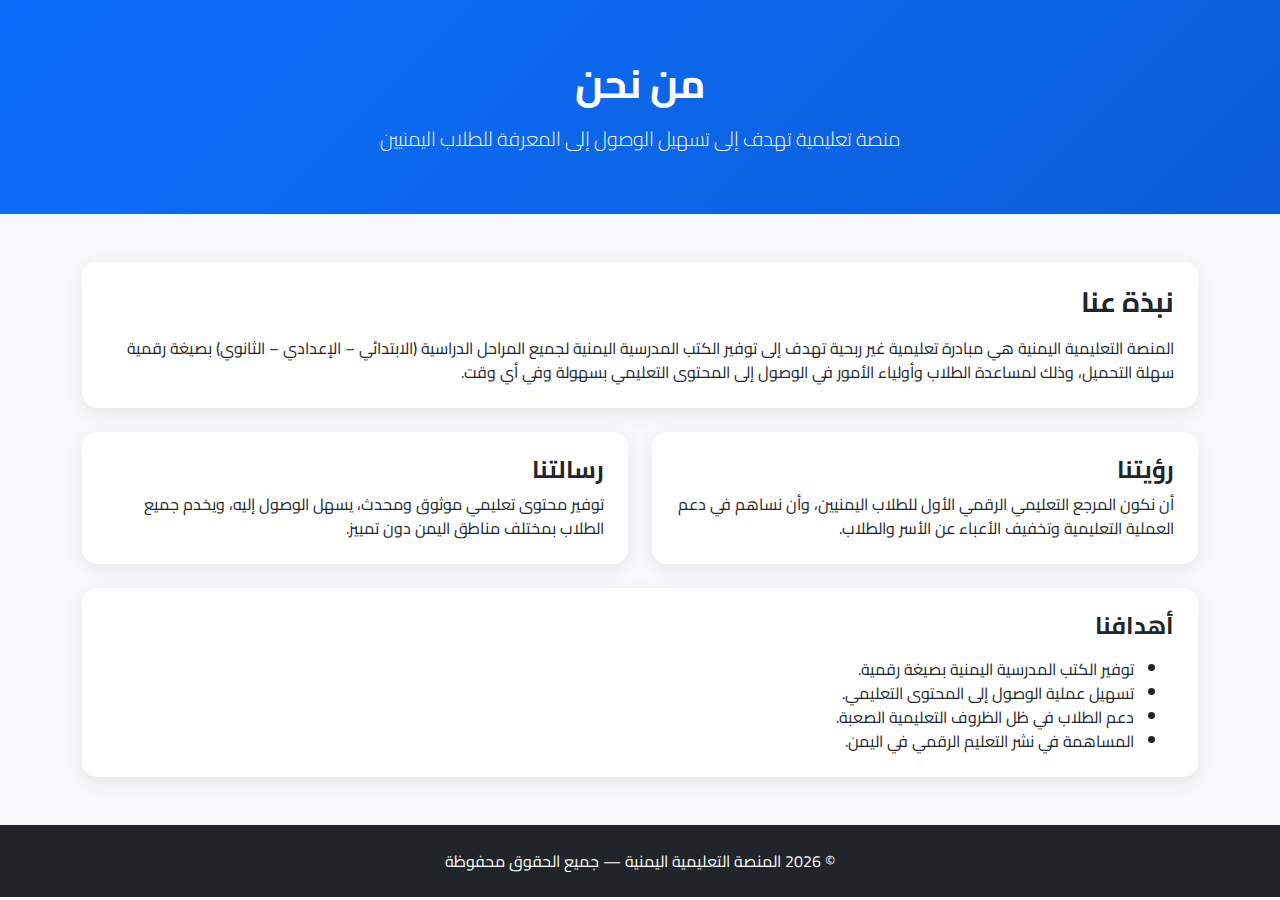
<file: about.html>
<!DOCTYPE html>
<html lang="ar" dir="rtl">
<head>
    <meta charset="UTF-8">
    <meta name="viewport" content="width=device-width, initial-scale=1.0">
    <title>من نحن | المنصة التعليمية اليمنية</title>

    <!-- Bootstrap -->
    <link href="https://cdn.jsdelivr.net/npm/bootstrap@5.3.0/dist/css/bootstrap.min.css" rel="stylesheet">

    <!-- Cairo Font -->
    <link href="https://fonts.googleapis.com/css2?family=Cairo:wght@400;600;700&display=swap" rel="stylesheet">

    <style>
        body {
            font-family: 'Cairo', sans-serif;
            background-color: #f8f9fa;
        }
        .about-hero {
            background: linear-gradient(135deg, #0d6efd, #0b5ed7);
            color: #fff;
            padding: 60px 0;
        }
        .about-card {
            border: none;
            border-radius: 15px;
            box-shadow: 0 5px 20px rgba(0,0,0,0.08);
        }
        .about-icon {
            font-size: 40px;
            color: #0d6efd;
        }
    </style>
</head>

<body>

    <!-- العنوان الرئيسي -->
    <section class="about-hero text-center">
        <div class="container">
            <h1 class="fw-bold mb-3">من نحن</h1>
            <p class="lead mb-0">
                منصة تعليمية تهدف إلى تسهيل الوصول إلى المعرفة للطلاب اليمنيين
            </p>
        </div>
    </section>

    <!-- المحتوى -->
    <section class="py-5">
        <div class="container">
            <div class="row g-4">

                <!-- من نحن -->
                <div class="col-md-12">
                    <div class="card about-card p-4">
                        <h3 class="fw-bold mb-3">نبذة عنا</h3>
                        <p class="mb-0">
                            المنصة التعليمية اليمنية هي مبادرة تعليمية غير ربحية تهدف إلى
                            توفير الكتب المدرسية اليمنية لجميع المراحل الدراسية
                            (الابتدائي – الإعدادي – الثانوي) بصيغة رقمية سهلة التحميل،
                            وذلك لمساعدة الطلاب وأولياء الأمور في الوصول إلى المحتوى
                            التعليمي بسهولة وفي أي وقت.
                        </p>
                    </div>
                </div>

                <!-- الرؤية -->
                <div class="col-md-6">
                    <div class="card about-card p-4 h-100">
                        <h4 class="fw-bold mb-2">رؤيتنا</h4>
                        <p class="mb-0">
                            أن نكون المرجع التعليمي الرقمي الأول للطلاب اليمنيين،
                            وأن نساهم في دعم العملية التعليمية وتخفيف الأعباء
                            عن الأسر والطلاب.
                        </p>
                    </div>
                </div>

                <!-- الرسالة -->
                <div class="col-md-6">
                    <div class="card about-card p-4 h-100">
                        <h4 class="fw-bold mb-2">رسالتنا</h4>
                        <p class="mb-0">
                            توفير محتوى تعليمي موثوق ومحدث، يسهل الوصول إليه،
                            ويخدم جميع الطلاب بمختلف مناطق اليمن دون تمييز.
                        </p>
                    </div>
                </div>

                <!-- الأهداف -->
                <div class="col-md-12">
                    <div class="card about-card p-4">
                        <h4 class="fw-bold mb-3">أهدافنا</h4>
                        <ul class="mb-0">
                            <li>توفير الكتب المدرسية اليمنية بصيغة رقمية.</li>
                            <li>تسهيل عملية الوصول إلى المحتوى التعليمي.</li>
                            <li>دعم الطلاب في ظل الظروف التعليمية الصعبة.</li>
                            <li>المساهمة في نشر التعليم الرقمي في اليمن.</li>
                        </ul>
                    </div>
                </div>

            </div>
        </div>
    </section>

    <!-- فوتر بسيط -->
    <footer class="bg-dark text-white py-4">
        <div class="container text-center">
            <p class="mb-0">
                © 2026 المنصة التعليمية اليمنية — جميع الحقوق محفوظة
            </p>
        </div>
    </footer>

    <!-- Scripts -->
    <script src="https://cdn.jsdelivr.net/npm/bootstrap@5.3.0/dist/js/bootstrap.bundle.min.js"></script>

</body>
</html>
</file>
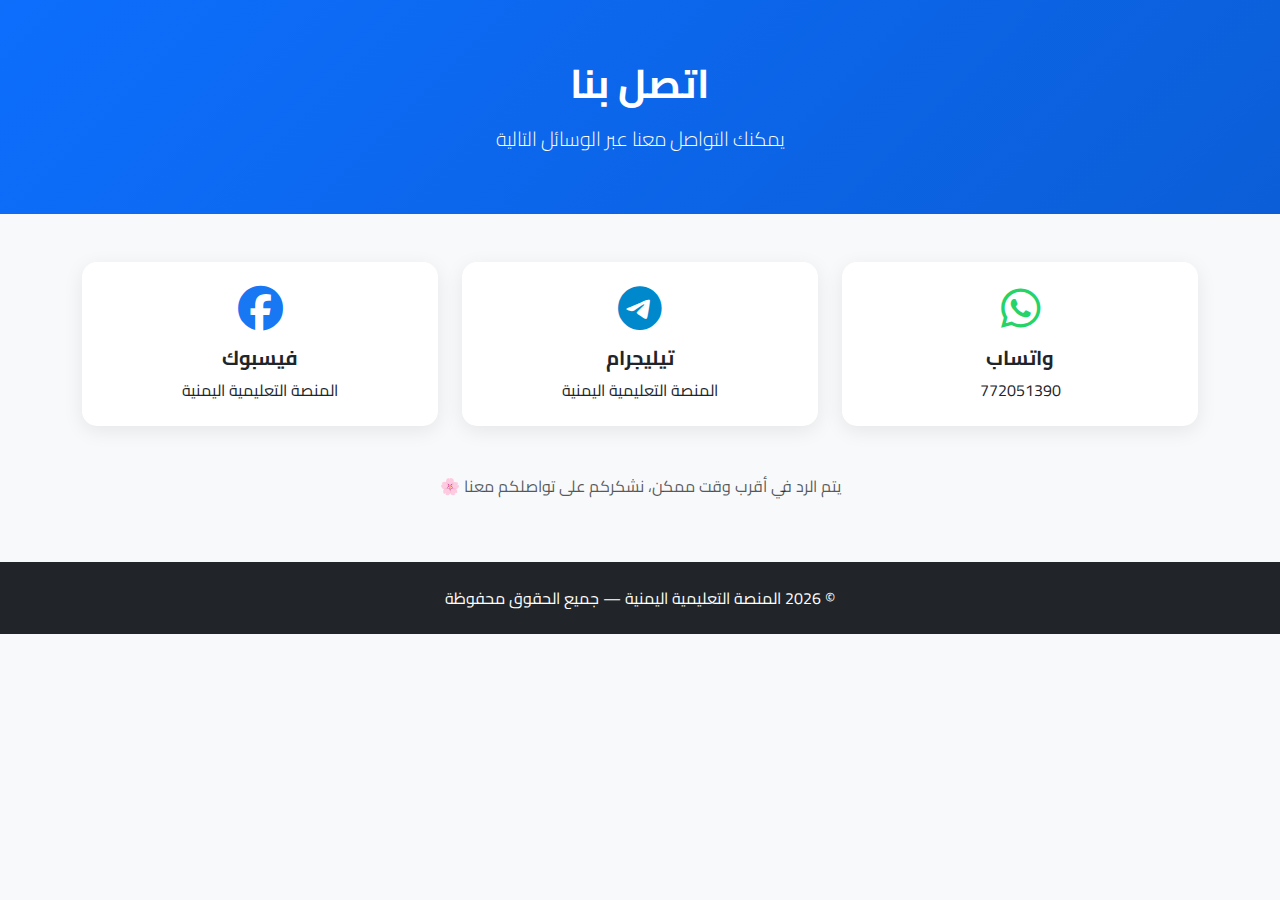
<file: contact.html>
<!DOCTYPE html>
<html lang="ar" dir="rtl">
<head>
    <meta charset="UTF-8">
    <meta name="viewport" content="width=device-width, initial-scale=1.0">
    <title>اتصل بنا | المنصة التعليمية اليمنية</title>

    <!-- Bootstrap -->
    <link href="https://cdn.jsdelivr.net/npm/bootstrap@5.3.0/dist/css/bootstrap.min.css" rel="stylesheet">

    <!-- Cairo Font -->
    <link href="https://fonts.googleapis.com/css2?family=Cairo:wght@400;600;700&display=swap" rel="stylesheet">

    <!-- Font Awesome -->
    <link href="https://cdnjs.cloudflare.com/ajax/libs/font-awesome/6.5.1/css/all.min.css" rel="stylesheet">

    <style>
        body {
            font-family: 'Cairo', sans-serif;
            background-color: #f8f9fa;
        }
        .contact-hero {
            background: linear-gradient(135deg, #0d6efd, #0b5ed7);
            color: #fff;
            padding: 60px 0;
        }
        .contact-card {
            border: none;
            border-radius: 15px;
            box-shadow: 0 5px 20px rgba(0,0,0,0.08);
            transition: 0.3s;
        }
        .contact-card:hover {
            transform: translateY(-6px);
        }
        .contact-icon {
            font-size: 45px;
            margin-bottom: 15px;
        }
        .whatsapp { color: #25D366; }
        .telegram { color: #0088cc; }
        .facebook { color: #1877f2; }
    </style>
</head>

<body>

<!-- العنوان -->
<section class="contact-hero text-center">
    <div class="container">
        <h1 class="fw-bold mb-3">اتصل بنا</h1>
        <p class="lead mb-0">
            يمكنك التواصل معنا عبر الوسائل التالية
        </p>
    </div>
</section>

<!-- وسائل التواصل -->
<section class="py-5">
    <div class="container">
        <div class="row g-4 justify-content-center">

            <!-- واتساب -->
            <div class="col-md-4">
                <a href="https://wa.me/967772051390" target="_blank" class="text-decoration-none">
                    <div class="card contact-card text-center p-4 h-100">
                        <i class="fab fa-whatsapp contact-icon whatsapp"></i>
                        <h5 class="fw-bold">واتساب</h5>
                        <p class="mb-0">772051390</p>
                    </div>
                </a>
            </div>

            <!-- تيليجرام -->
            <div class="col-md-4">
                <!-- غيّر اسم المستخدم فقط إذا لزم -->
                <a href="https://t.me/+CyFmf-j-WG820GQ0" target="_blank" class="text-decoration-none">
                    <div class="card contact-card text-center p-4 h-100">
                        <i class="fab fa-telegram contact-icon telegram"></i>
                        <h5 class="fw-bold">تيليجرام</h5>
                        <p class="mb-0">المنصة التعليمية اليمنية</p>
                    </div>
                </a>
            </div>

            <!-- فيسبوك -->
            <div class="col-md-4">
                <a href="https://facebook.com/" target="_blank" class="text-decoration-none">
                    <div class="card contact-card text-center p-4 h-100">
                        <i class="fab fa-facebook contact-icon facebook"></i>
                        <h5 class="fw-bold">فيسبوك</h5>
                        <p class="mb-0">المنصة التعليمية اليمنية</p>
                    </div>
                </a>
            </div>

        </div>
    </div>
</section>

<!-- ملاحظة -->
<section class="pb-5">
    <div class="container text-center">
        <p class="text-muted">
            يتم الرد في أقرب وقت ممكن، نشكركم على تواصلكم معنا 🌸
        </p>
    </div>
</section>

<!-- الفوتر -->
<footer class="bg-dark text-white py-4">
    <div class="container text-center">
        <p class="mb-0">
            © 2026 المنصة التعليمية اليمنية — جميع الحقوق محفوظة
        </p>
    </div>
</footer>

<!-- Scripts -->
<script src="https://cdn.jsdelivr.net/npm/bootstrap@5.3.0/dist/js/bootstrap.bundle.min.js"></script>

</body>
</html>
</file>
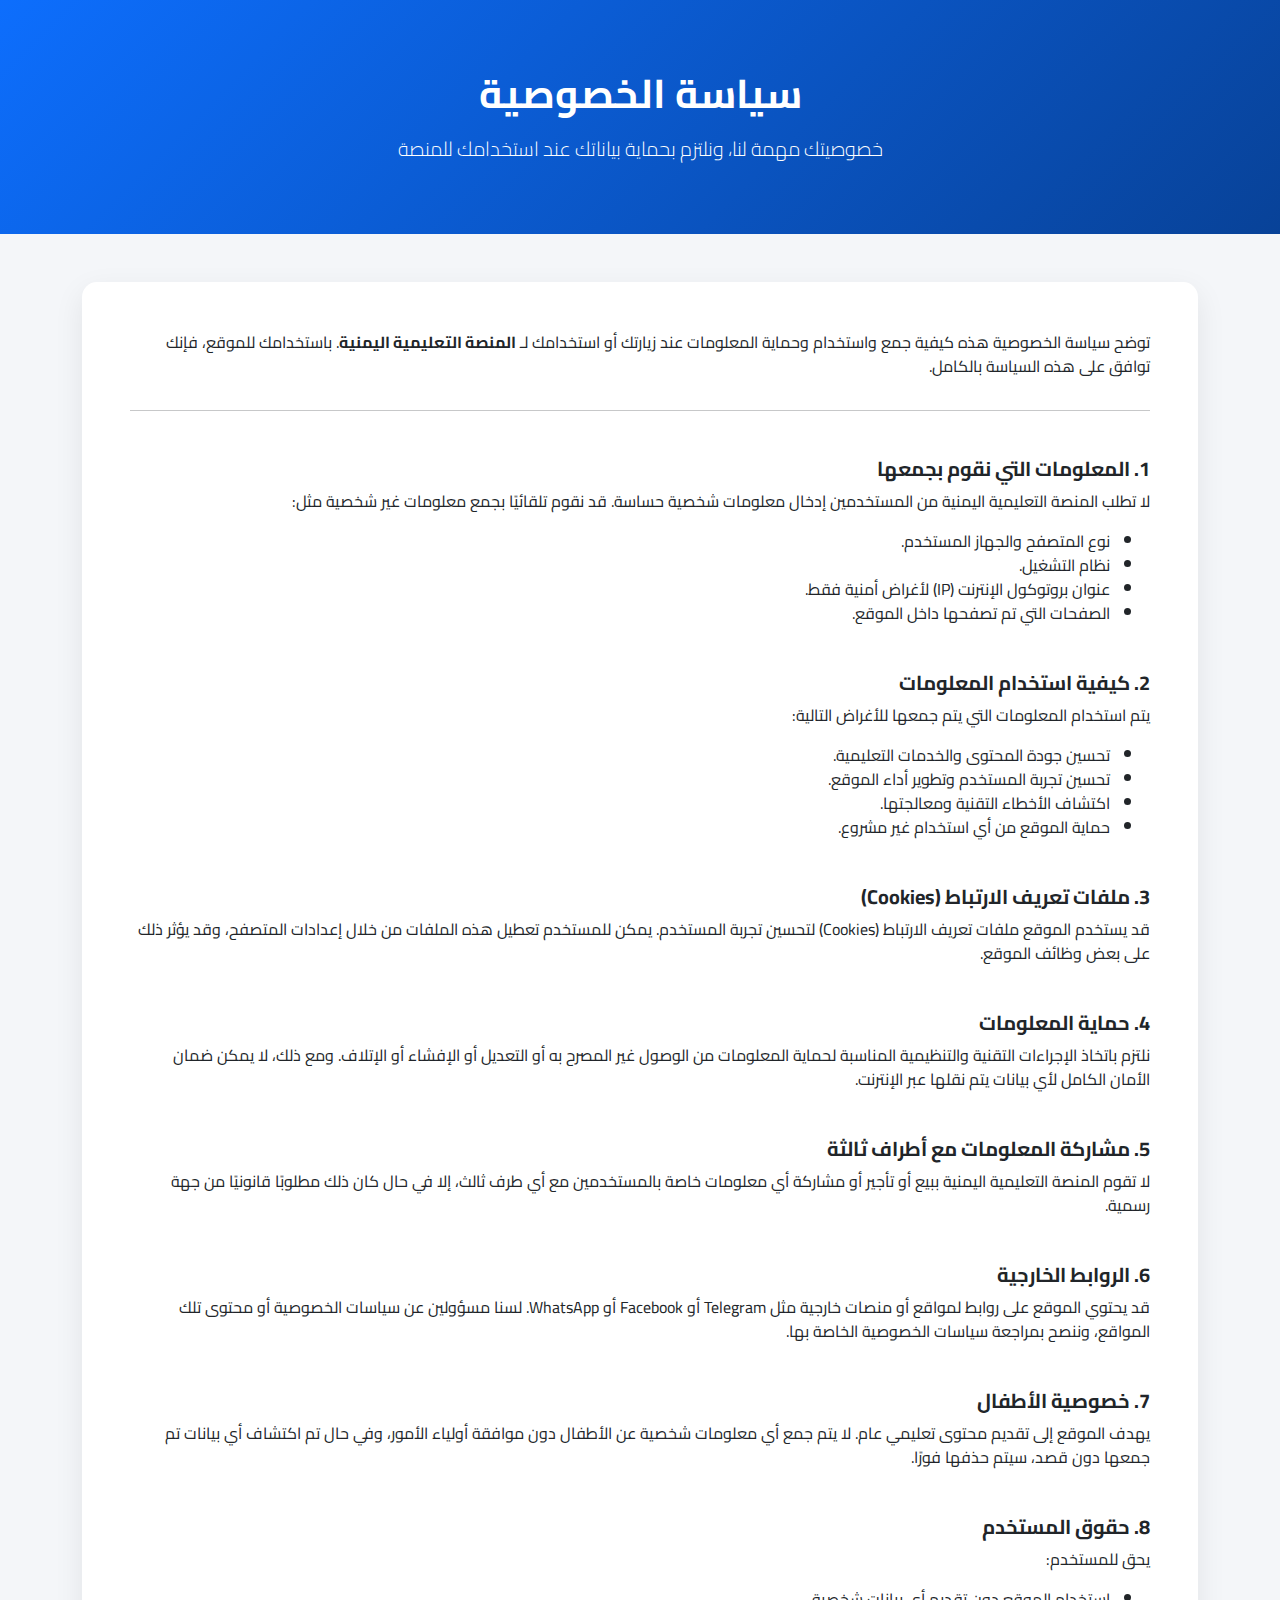
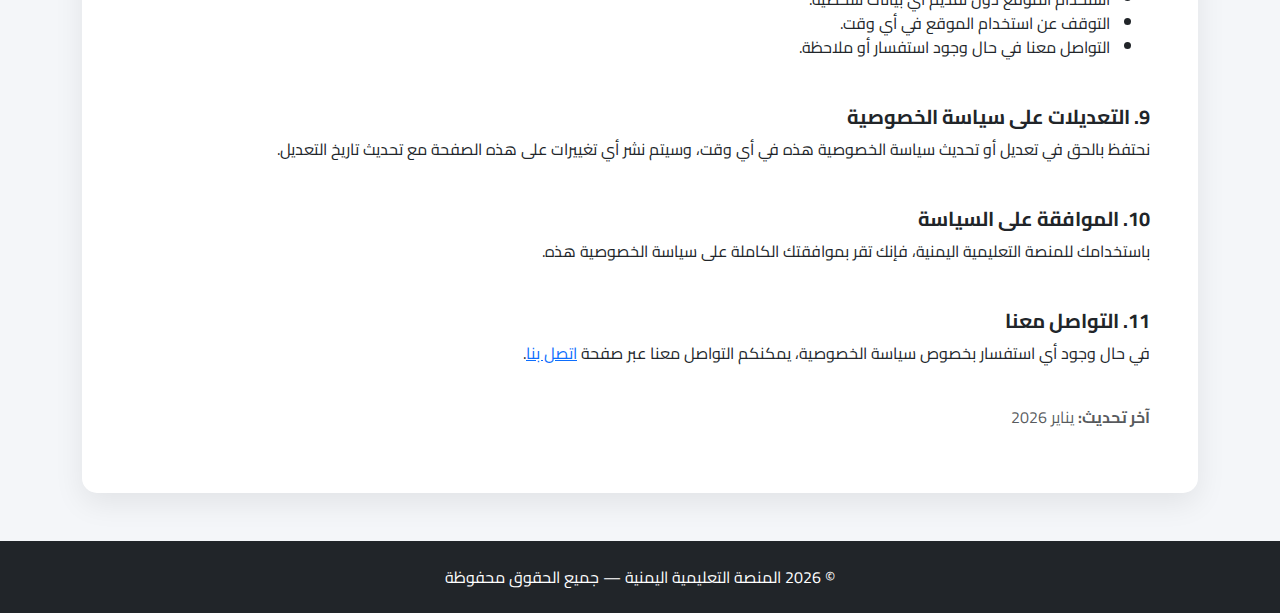
<file: privacy.html>
<!DOCTYPE html>
<html lang="ar" dir="rtl">
<head>
    <meta charset="UTF-8">
    <meta name="viewport" content="width=device-width, initial-scale=1.0">
    <title>سياسة الخصوصية | المنصة التعليمية اليمنية</title>

    <!-- Bootstrap -->
    <link href="https://cdn.jsdelivr.net/npm/bootstrap@5.3.0/dist/css/bootstrap.min.css" rel="stylesheet">

    <!-- Cairo Font -->
    <link href="https://fonts.googleapis.com/css2?family=Cairo:wght@400;600;700&display=swap" rel="stylesheet">

    <style>
        body {
            font-family: 'Cairo', sans-serif;
            background-color: #f4f6f9;
        }
        .privacy-hero {
            background: linear-gradient(135deg, #0d6efd, #084298);
            color: #fff;
            padding: 70px 0;
        }
        .privacy-card {
            border: none;
            border-radius: 15px;
            box-shadow: 0 10px 30px rgba(0,0,0,0.08);
        }
        h5 {
            margin-top: 30px;
        }
    </style>
</head>

<body>

<!-- العنوان -->
<section class="privacy-hero text-center">
    <div class="container">
        <h1 class="fw-bold mb-3">سياسة الخصوصية</h1>
        <p class="lead mb-0">
            خصوصيتك مهمة لنا، ونلتزم بحماية بياناتك عند استخدامك للمنصة
        </p>
    </div>
</section>

<!-- المحتوى -->
<section class="py-5">
    <div class="container">
        <div class="card privacy-card p-4 p-md-5">

            <p>
                توضح سياسة الخصوصية هذه كيفية جمع واستخدام وحماية المعلومات
                عند زيارتك أو استخدامك لـ <strong>المنصة التعليمية اليمنية</strong>.
                باستخدامك للموقع، فإنك توافق على هذه السياسة بالكامل.
            </p>

            <hr>

            <h5 class="fw-bold">1. المعلومات التي نقوم بجمعها</h5>
            <p>
                لا تطلب المنصة التعليمية اليمنية من المستخدمين إدخال معلومات شخصية حساسة.
                قد نقوم تلقائيًا بجمع معلومات غير شخصية مثل:
            </p>
            <ul>
                <li>نوع المتصفح والجهاز المستخدم.</li>
                <li>نظام التشغيل.</li>
                <li>عنوان بروتوكول الإنترنت (IP) لأغراض أمنية فقط.</li>
                <li>الصفحات التي تم تصفحها داخل الموقع.</li>
            </ul>

            <h5 class="fw-bold">2. كيفية استخدام المعلومات</h5>
            <p>
                يتم استخدام المعلومات التي يتم جمعها للأغراض التالية:
            </p>
            <ul>
                <li>تحسين جودة المحتوى والخدمات التعليمية.</li>
                <li>تحسين تجربة المستخدم وتطوير أداء الموقع.</li>
                <li>اكتشاف الأخطاء التقنية ومعالجتها.</li>
                <li>حماية الموقع من أي استخدام غير مشروع.</li>
            </ul>

            <h5 class="fw-bold">3. ملفات تعريف الارتباط (Cookies)</h5>
            <p>
                قد يستخدم الموقع ملفات تعريف الارتباط (Cookies) لتحسين تجربة المستخدم.
                يمكن للمستخدم تعطيل هذه الملفات من خلال إعدادات المتصفح،
                وقد يؤثر ذلك على بعض وظائف الموقع.
            </p>

            <h5 class="fw-bold">4. حماية المعلومات</h5>
            <p>
                نلتزم باتخاذ الإجراءات التقنية والتنظيمية المناسبة
                لحماية المعلومات من الوصول غير المصرح به أو التعديل أو الإفشاء أو الإتلاف.
                ومع ذلك، لا يمكن ضمان الأمان الكامل لأي بيانات يتم نقلها عبر الإنترنت.
            </p>

            <h5 class="fw-bold">5. مشاركة المعلومات مع أطراف ثالثة</h5>
            <p>
                لا تقوم المنصة التعليمية اليمنية ببيع أو تأجير أو مشاركة
                أي معلومات خاصة بالمستخدمين مع أي طرف ثالث،
                إلا في حال كان ذلك مطلوبًا قانونيًا من جهة رسمية.
            </p>

            <h5 class="fw-bold">6. الروابط الخارجية</h5>
            <p>
                قد يحتوي الموقع على روابط لمواقع أو منصات خارجية
                مثل Telegram أو Facebook أو WhatsApp.
                لسنا مسؤولين عن سياسات الخصوصية أو محتوى تلك المواقع،
                وننصح بمراجعة سياسات الخصوصية الخاصة بها.
            </p>

            <h5 class="fw-bold">7. خصوصية الأطفال</h5>
            <p>
                يهدف الموقع إلى تقديم محتوى تعليمي عام.
                لا يتم جمع أي معلومات شخصية عن الأطفال دون موافقة أولياء الأمور،
                وفي حال تم اكتشاف أي بيانات تم جمعها دون قصد،
                سيتم حذفها فورًا.
            </p>

            <h5 class="fw-bold">8. حقوق المستخدم</h5>
            <p>
                يحق للمستخدم:
            </p>
            <ul>
                <li>استخدام الموقع دون تقديم أي بيانات شخصية.</li>
                <li>التوقف عن استخدام الموقع في أي وقت.</li>
                <li>التواصل معنا في حال وجود استفسار أو ملاحظة.</li>
            </ul>

            <h5 class="fw-bold">9. التعديلات على سياسة الخصوصية</h5>
            <p>
                نحتفظ بالحق في تعديل أو تحديث سياسة الخصوصية هذه في أي وقت،
                وسيتم نشر أي تغييرات على هذه الصفحة مع تحديث تاريخ التعديل.
            </p>

            <h5 class="fw-bold">10. الموافقة على السياسة</h5>
            <p>
                باستخدامك للمنصة التعليمية اليمنية،
                فإنك تقر بموافقتك الكاملة على سياسة الخصوصية هذه.
            </p>

            <h5 class="fw-bold">11. التواصل معنا</h5>
            <p>
                في حال وجود أي استفسار بخصوص سياسة الخصوصية،
                يمكنكم التواصل معنا عبر صفحة
                <a href="contact.html">اتصل بنا</a>.
            </p>

            <p class="text-muted mt-4">
                <strong>آخر تحديث:</strong> يناير 2026
            </p>

        </div>
    </div>
</section>

<!-- الفوتر -->
<footer class="bg-dark text-white py-4">
    <div class="container text-center">
        <p class="mb-0">
            © 2026 المنصة التعليمية اليمنية — جميع الحقوق محفوظة
        </p>
    </div>
</footer>

<!-- Scripts -->
<script src="https://cdn.jsdelivr.net/npm/bootstrap@5.3.0/dist/js/bootstrap.bundle.min.js"></script>

</body>
</html>
</file>
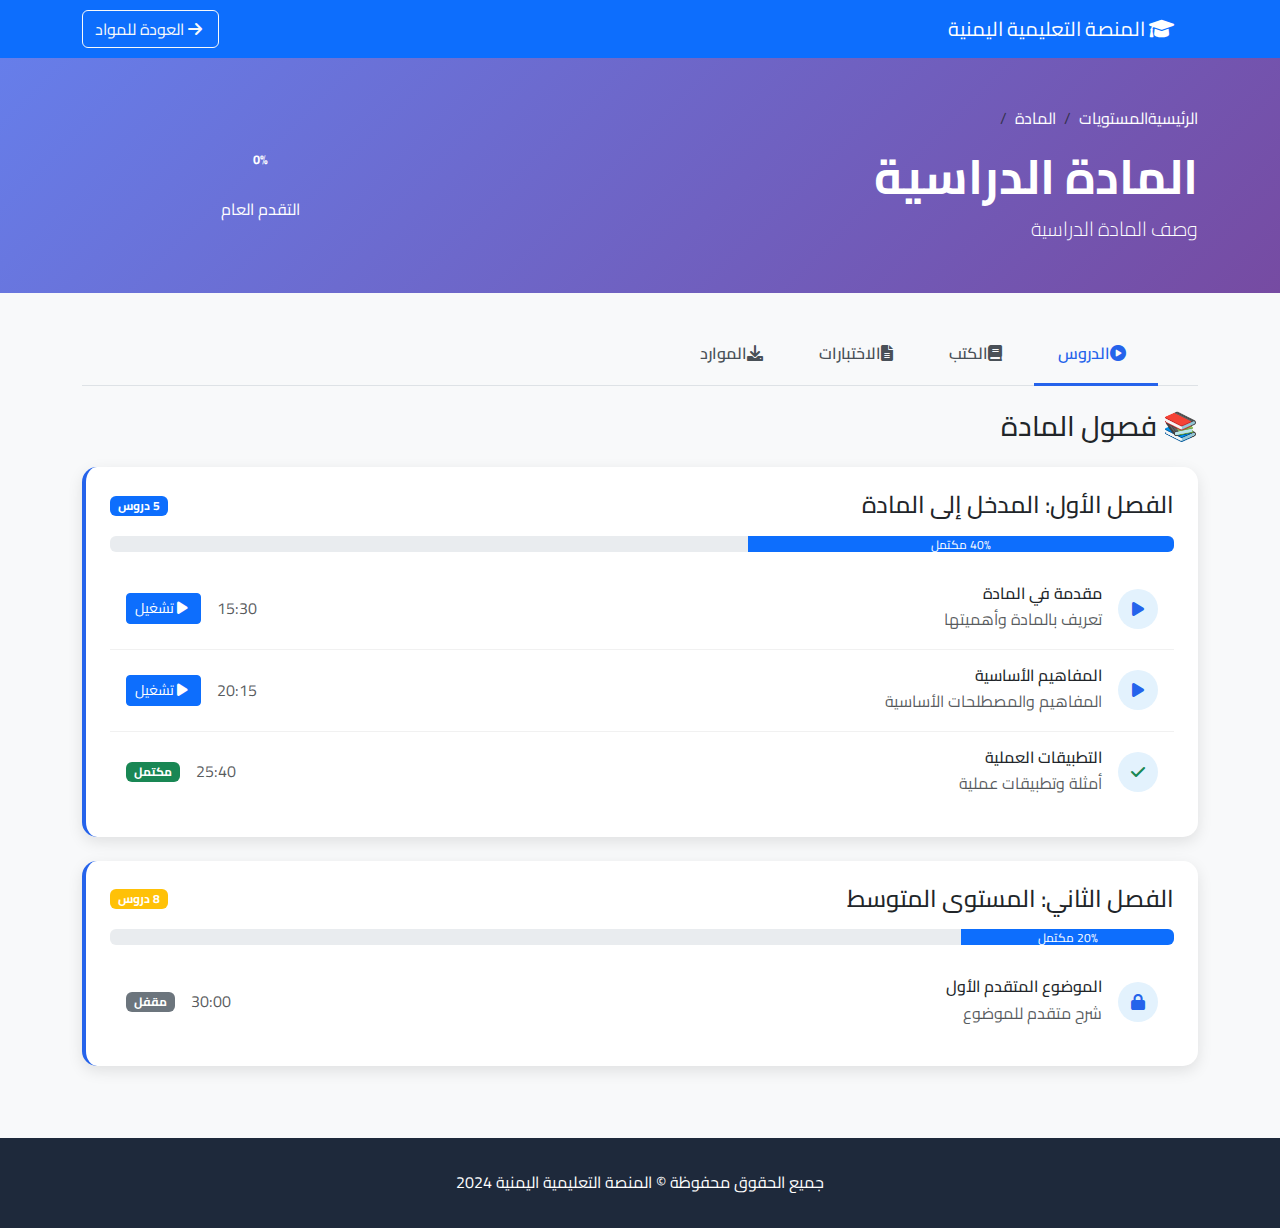
<file: subject.html>
<!DOCTYPE html>
<html lang="ar" dir="rtl">
<head>
    <meta charset="UTF-8">
    <meta name="viewport" content="width=device-width, initial-scale=1.0">
    <title>المادة الدراسية - المنصة التعليمية اليمنية</title>
    <link href="https://cdn.jsdelivr.net/npm/bootstrap@5.3.0/dist/css/bootstrap.min.css" rel="stylesheet">
    <link href="https://fonts.googleapis.com/css2?family=Cairo:wght@400;600;700&display=swap" rel="stylesheet">
    <link rel="stylesheet" href="https://cdnjs.cloudflare.com/ajax/libs/font-awesome/6.0.0/css/all.min.css">
    <style>
        :root {
            --primary-color: #2563eb;
            --secondary-color: #764ba2;
            --success-color: #10b981;
            --warning-color: #f59e0b;
        }
        
        body {
            font-family: 'Cairo', sans-serif;
            background-color: #f8f9fa;
            line-height: 1.6;
        }
        
        .subject-header {
            background: linear-gradient(135deg, #667eea 0%, #764ba2 100%);
            color: white;
            padding: 3rem 0;
            margin-bottom: 2rem;
        }
        
        .chapter-card {
            background: white;
            border-radius: 15px;
            padding: 1.5rem;
            box-shadow: 0 5px 15px rgba(0,0,0,0.1);
            margin-bottom: 1.5rem;
            transition: all 0.3s ease;
            border-left: 4px solid #2563eb;
        }
        
        .chapter-card:hover {
            transform: translateY(-5px);
            box-shadow: 0 10px 25px rgba(0,0,0,0.15);
        }
        
        .lesson-item {
            display: flex;
            align-items: center;
            padding: 1rem;
            border-bottom: 1px solid #f1f1f1;
            transition: all 0.3s ease;
        }
        
        .lesson-item:hover {
            background: #f8f9fa;
            border-radius: 10px;
        }
        
        .lesson-item:last-child {
            border-bottom: none;
        }
        
        .lesson-icon {
            width: 40px;
            height: 40px;
            border-radius: 50%;
            background: #e3f2fd;
            display: flex;
            align-items: center;
            justify-content: center;
            margin-left: 1rem;
            color: #2563eb;
        }
        
        .progress-small {
            width: 80px;
            height: 6px;
            background: #e9ecef;
            border-radius: 3px;
            overflow: hidden;
        }
        
        .progress-small .progress-bar {
            background: #2563eb;
            height: 100%;
        }
        
        .resource-card {
            background: white;
            border-radius: 10px;
            padding: 1.5rem;
            box-shadow: 0 3px 10px rgba(0,0,0,0.1);
            text-align: center;
            transition: all 0.3s ease;
            height: 100%;
        }
        
        .resource-card:hover {
            transform: translateY(-3px);
            box-shadow: 0 5px 15px rgba(0,0,0,0.15);
        }
        
        .resource-icon {
            width: 60px;
            height: 60px;
            background: linear-gradient(135deg, #667eea 0%, #764ba2 100%);
            border-radius: 50%;
            display: flex;
            align-items: center;
            justify-content: center;
            margin: 0 auto 1rem;
            color: white;
            font-size: 1.5rem;
        }
        
        .nav-tabs .nav-link {
            color: #495057;
            font-weight: 600;
            border: none;
            padding: 1rem 1.5rem;
        }
        
        .nav-tabs .nav-link.active {
            background: none;
            border: none;
            border-bottom: 3px solid #2563eb;
            color: #2563eb;
        }
        
        .book-card {
            transition: all 0.3s ease;
            border: none;
            border-radius: 15px;
            overflow: hidden;
            box-shadow: 0 5px 15px rgba(0,0,0,0.1);
            height: 100%;
        }
        
        .book-card:hover {
            transform: translateY(-5px);
            box-shadow: 0 10px 25px rgba(0,0,0,0.15);
        }
        
        .book-cover {
            height: 120px;
            background: linear-gradient(135deg, #667eea 0%, #764ba2 100%);
            display: flex;
            align-items: center;
            justify-content: center;
            color: white;
            font-size: 3rem;
        }
        
        .book-badge {
            position: absolute;
            top: 10px;
            left: 10px;
            background: #10b981;
            color: white;
            padding: 0.25rem 0.5rem;
            border-radius: 5px;
            font-size: 0.8rem;
        }
        
        .book-stats {
            display: flex;
            justify-content: space-between;
            margin-top: 1rem;
            padding-top: 1rem;
            border-top: 1px solid #e9ecef;
        }
        
        .stat {
            text-align: center;
        }
        
        .stat-value {
            font-weight: bold;
            color: #2563eb;
            display: block;
        }
        
        .stat-label {
            font-size: 0.8rem;
            color: #6c757d;
        }
        
        .book-type-badge {
            position: absolute;
            top: 10px;
            left: 10px;
            background: #10b981;
            color: white;
            padding: 0.25rem 0.5rem;
            border-radius: 5px;
            font-size: 0.8rem;
        }
        
        .book-main-card {
            background: linear-gradient(135deg, #667eea 0%, #764ba2 100%);
            color: white;
            border-radius: 15px;
            padding: 2rem;
            margin-bottom: 2rem;
        }
        
        .book-cover-large {
            width: 150px;
            height: 200px;
            background: rgba(255,255,255,0.2);
            border-radius: 10px;
            display: flex;
            align-items: center;
            justify-content: center;
            font-size: 4rem;
            margin: 0 auto;
            backdrop-filter: blur(10px);
        }
        
        .book-actions {
            display: flex;
            gap: 1rem;
            margin-top: 1.5rem;
        }
        
        .book-actions .btn {
            flex: 1;
        }
        
        .footer {
            background-color: #1e293b;
            color: white;
            padding: 2rem 0;
            margin-top: 3rem;
        }
        
        .breadcrumb {
            background: transparent;
            padding: 0;
        }
        
        .breadcrumb-item a {
            color: rgba(255,255,255,0.8);
            text-decoration: none;
        }
        
        .breadcrumb-item.active {
            color: white;
        }
        
        .progress-ring-small {
            width: 60px;
            height: 60px;
            margin: 0 auto;
            position: relative;
        }
        
        .progress-text-small {
            position: absolute;
            top: 50%;
            left: 50%;
            transform: translate(-50%, -50%);
            font-size: 0.8rem;
            font-weight: bold;
        }
    </style>
</head>
<body>
    <nav class="navbar navbar-expand-lg navbar-dark bg-primary">
        <div class="container">
            <a class="navbar-brand" href="../index.html">
                <i class="fas fa-graduation-cap me-2"></i>
                المنصة التعليمية اليمنية
            </a>
            <a href="grades.html" class="btn btn-outline-light">
                <i class="fas fa-arrow-right me-1"></i> العودة للمواد
            </a>
        </div>
    </nav>

    <!-- رأس المادة -->
    <div class="subject-header">
        <div class="container">
            <div class="row align-items-center">
                <div class="col-md-8">
                    <nav aria-label="breadcrumb">
                        <ol class="breadcrumb">
                            <li class="breadcrumb-item"><a href="../index.html" class="text-white">الرئيسية</a></li>
                            <li class="breadcrumb-item"><a href="grades.html" class="text-white">المستويات</a></li>
                            <li class="breadcrumb-item text-white" id="subjectBreadcrumb">المادة</li>
                        </ol>
                    </nav>
                    <h1 class="display-5 fw-bold" id="subjectTitle">المادة الدراسية</h1>
                    <p class="lead mb-0" id="subjectDescription">وصف المادة الدراسية</p>
                </div>
                <div class="col-md-4 text-start">
                    <div class="subject-progress text-center">
                        <div class="progress-ring-small">
                            <div class="progress-text-small">0%</div>
                        </div>
                        <p class="mb-0 mt-2">التقدم العام</p>
                    </div>
                </div>
            </div>
        </div>
    </div>

    <div class="container">
        <!-- التنقل بين أقسام المادة -->
        <ul class="nav nav-tabs mb-4" id="subjectTabs">
            <li class="nav-item">
                <a class="nav-link active" data-bs-toggle="tab" href="#lessons">
                    <i class="fas fa-play-circle me-2"></i>الدروس
                </a>
            </li>
            <li class="nav-item">
                <a class="nav-link" data-bs-toggle="tab" href="#books">
                    <i class="fas fa-book me-2"></i>الكتب
                </a>
            </li>
            <li class="nav-item">
                <a class="nav-link" data-bs-toggle="tab" href="#exams">
                    <i class="fas fa-file-alt me-2"></i>الاختبارات
                </a>
            </li>
            <li class="nav-item">
                <a class="nav-link" data-bs-toggle="tab" href="#resources">
                    <i class="fas fa-download me-2"></i>الموارد
                </a>
            </li>
        </ul>

        <!-- محتوى التبويبات -->
        <div class="tab-content">
            <!-- تبويب الدروس -->
            <div class="tab-pane fade show active" id="lessons">
                <div class="row">
                    <div class="col-12">
                        <h3 class="mb-4">📚 فصول المادة</h3>
                        
                        <!-- الفصل الأول -->
                        <div class="chapter-card">
                            <div class="d-flex justify-content-between align-items-center mb-3">
                                <h4 class="mb-0">الفصل الأول: المدخل إلى المادة</h4>
                                <span class="badge bg-primary">5 دروس</span>
                            </div>
                            <div class="progress mb-3">
                                <div class="progress-bar" style="width: 40%">40% مكتمل</div>
                            </div>
                            
                            <div class="lessons-list">
                                <div class="lesson-item">
                                    <div class="lesson-icon">
                                        <i class="fas fa-play"></i>
                                    </div>
                                    <div class="flex-grow-1">
                                        <h6 class="mb-1">مقدمة في المادة</h6>
                                        <p class="text-muted mb-0">تعريف بالمادة وأهميتها</p>
                                    </div>
                                    <div class="d-flex align-items-center gap-3">
                                        <span class="text-muted">15:30</span>
                                        <button class="btn btn-sm btn-primary">
                                            <i class="fas fa-play me-1"></i> تشغيل
                                        </button>
                                    </div>
                                </div>
                                
                                <div class="lesson-item">
                                    <div class="lesson-icon">
                                        <i class="fas fa-play"></i>
                                    </div>
                                    <div class="flex-grow-1">
                                        <h6 class="mb-1">المفاهيم الأساسية</h6>
                                        <p class="text-muted mb-0">المفاهيم والمصطلحات الأساسية</p>
                                    </div>
                                    <div class="d-flex align-items-center gap-3">
                                        <span class="text-muted">20:15</span>
                                        <button class="btn btn-sm btn-primary">
                                            <i class="fas fa-play me-1"></i> تشغيل
                                        </button>
                                    </div>
                                </div>
                                
                                <div class="lesson-item">
                                    <div class="lesson-icon text-success">
                                        <i class="fas fa-check"></i>
                                    </div>
                                    <div class="flex-grow-1">
                                        <h6 class="mb-1">التطبيقات العملية</h6>
                                        <p class="text-muted mb-0">أمثلة وتطبيقات عملية</p>
                                    </div>
                                    <div class="d-flex align-items-center gap-3">
                                        <span class="text-muted">25:40</span>
                                        <span class="badge bg-success">مكتمل</span>
                                    </div>
                                </div>
                            </div>
                        </div>

                        <!-- الفصل الثاني -->
                        <div class="chapter-card">
                            <div class="d-flex justify-content-between align-items-center mb-3">
                                <h4 class="mb-0">الفصل الثاني: المستوى المتوسط</h4>
                                <span class="badge bg-warning">8 دروس</span>
                            </div>
                            <div class="progress mb-3">
                                <div class="progress-bar" style="width: 20%">20% مكتمل</div>
                            </div>
                            
                            <div class="lessons-list">
                                <div class="lesson-item">
                                    <div class="lesson-icon">
                                        <i class="fas fa-lock"></i>
                                    </div>
                                    <div class="flex-grow-1">
                                        <h6 class="mb-1">الموضوع المتقدم الأول</h6>
                                        <p class="text-muted mb-0">شرح متقدم للموضوع</p>
                                    </div>
                                    <div class="d-flex align-items-center gap-3">
                                        <span class="text-muted">30:00</span>
                                        <span class="badge bg-secondary">مقفل</span>
                                    </div>
                                </div>
                            </div>
                        </div>
                    </div>
                </div>
            </div>

            <!-- تبويب الكتب -->
            <div class="tab-pane fade" id="books">
                <div class="row">
                    <div class="col-12">
                        <h3 class="mb-4">📖 الكتب والمراجع</h3>
                        
                        <!-- الكتاب الرئيسي للمادة -->
                        <div class="book-main-card">
                            <div class="row align-items-center">
                                <div class="col-md-3 text-center">
                                    <div class="book-cover-large" id="mainBookCover">
                                        📘
                                    </div>
                                </div>
                                <div class="col-md-9">
                                    <h3 id="mainBookTitle">كتاب المادة الدراسية</h3>
                                    <p class="mb-3" id="mainBookDescription">الكتاب المدرسي الرسمي المعتمد من الوزارة</p>
                                    
                                    <div class="book-stats text-white">
                                        <div class="stat">
                                            <span class="stat-value" id="mainBookPages">95</span>
                                            <span class="stat-label">صفحة</span>
                                        </div>
                                        <div class="stat">
                                            <span class="stat-value" id="mainBookSize">12MB</span>
                                            <span class="stat-label">الحجم</span>
                                        </div>
                                        <div class="stat">
                                            <span class="stat-value" id="mainBookDownloads">380</span>
                                            <span class="stat-label">تحميل</span>
                                        </div>
                                        <div class="stat">
                                            <span class="stat-value" id="mainBookType">pdf</span>
                                            <span class="stat-label">النوع</span>
                                        </div>
                                    </div>
                                    
                                    <div class="book-actions">
                                        <button class="btn btn-light btn-lg" onclick="subjectManager.downloadMainBook()">
                                            <i class="fas fa-download me-2"></i> تحميل الكتاب
                                        </button>
                                        <button class="btn btn-outline-light btn-lg" onclick="subjectManager.previewMainBook()">
                                            <i class="fas fa-eye me-2"></i> معاينة
                                        </button>
                                    </div>
                                </div>
                            </div>
                        </div>

                        <!-- الكتب الإضافية -->
                        <h4 class="mb-3">📚 كتب ومراجع إضافية</h4>
                        <div class="row" id="subjectBooksGrid">
                            <!-- سيتم تعبئة الكتب الإضافية ديناميكياً من JavaScript -->
                        </div>
                    </div>
                </div>
            </div>

            <!-- تبويب الاختبارات -->
            <div class="tab-pane fade" id="exams">
                <div class="row">
                    <div class="col-12">
                        <h3 class="mb-4">📝 اختبارات المادة</h3>
                        
                        <div class="row">
                            <div class="col-md-6 mb-4">
                                <div class="chapter-card">
                                    <h5>اختبار الفصل الأول</h5>
                                    <p class="text-muted">اختبار شامل لفصل المدخل إلى المادة</p>
                                    <div class="d-flex justify-content-between align-items-center mt-3">
                                        <span class="badge bg-success">متاح</span>
                                        <button class="btn btn-primary btn-sm">
                                            <i class="fas fa-play me-1"></i> بدء الاختبار
                                        </button>
                                    </div>
                                </div>
                            </div>
                            
                            <div class="col-md-6 mb-4">
                                <div class="chapter-card">
                                    <h5>اختبار منتصف الفصل</h5>
                                    <p class="text-muted">اختبار تغطي الفصول 1-3</p>
                                    <div class="d-flex justify-content-between align-items-center mt-3">
                                        <span class="badge bg-warning">قادم</span>
                                        <button class="btn btn-outline-secondary btn-sm" disabled>
                                            <i class="fas fa-clock me-1"></i> قريباً
                                        </button>
                                    </div>
                                </div>
                            </div>
                        </div>
                    </div>
                </div>
            </div>

            <!-- تبويب الموارد -->
            <div class="tab-pane fade" id="resources">
                <div class="row">
                    <div class="col-12">
                        <h3 class="mb-4">📎 موارد إضافية</h3>
                        
                        <div class="row">
                            <div class="col-md-3 mb-3">
                                <div class="resource-card">
                                    <i class="fas fa-video fa-2x text-primary mb-3"></i>
                                    <h6>فيديوهات إضافية</h6>
                                    <small class="text-muted">شروحات إضافية</small>
                                </div>
                            </div>
                            
                            <div class="col-md-3 mb-3">
                                <div class="resource-card">
                                    <i class="fas fa-images fa-2x text-success mb-3"></i>
                                    <h6>صور توضيحية</h6>
                                    <small class="text-muted">رسوم ومخططات</small>
                                </div>
                            </div>
                            
                            <div class="col-md-3 mb-3">
                                <div class="resource-card">
                                    <i class="fas fa-link fa-2x text-warning mb-3"></i>
                                    <h6>روابط مفيدة</h6>
                                    <small class="text-muted">مواقع تعليمية</small>
                                </div>
                            </div>
                            
                            <div class="col-md-3 mb-3">
                                <div class="resource-card">
                                    <i class="fas fa-question-circle fa-2x text-info mb-3"></i>
                                    <h6>أسئلة شائعة</h6>
                                    <small class="text-muted">استفسارات الطلاب</small>
                                </div>
                            </div>
                        </div>
                    </div>
                </div>
            </div>
        </div>
    </div>

    <footer class="footer mt-5">
        <div class="container">
            <div class="footer-bottom">
                <p class="text-center mb-0">جميع الحقوق محفوظة © المنصة التعليمية اليمنية 2024</p>
            </div>
        </div>
    </footer>

    <script src="https://cdn.jsdelivr.net/npm/bootstrap@5.3.0/dist/js/bootstrap.bundle.min.js"></script>
    <script>
        // بيانات الكتب الكاملة للصفوف من الأول إلى الرابع
        const booksData = [
            // كتب القرآن الكريم
            {
                id: 1,
                title: "قرآن كريم - الصف الأول",
                description: "الكتاب المدرسي الرسمي لمادة القرآن الكريم",
                cover: "📗",
                grade: 1,
                subject: "quran",
                pages: 95,
                size: "12MB",
                type: "pdf",
                downloads: 380,
                fileUrl: "../books/quran.pdf",
                fileName: "قرآن كريم - الصف الأول.pdf"
            },
            {
                id: 2,
                title: "قرآن كريم - الصف الثاني",
                description: "الكتاب المدرسي الرسمي لمادة القرآن الكريم",
                cover: "📗",
                grade: 2,
                subject: "quran",
                pages: 95,
                size: "12MB",
                type: "pdf",
                downloads: 380,
                fileUrl: "../books/quran.pdf",
                fileName: "قرآن كريم - الصف الثاني.pdf"
            },
            {
                id: 3,
                title: "قرآن كريم - الصف الثالث",
                description: "الكتاب المدرسي الرسمي لمادة القرآن الكريم",
                cover: "📗",
                grade: 3,
                subject: "quran",
                pages: 95,
                size: "12MB",
                type: "pdf",
                downloads: 380,
                fileUrl: "../books/quran.pdf",
                fileName: "قرآن كريم - الصف الثالث.pdf"
            },
            {
                id: 4,
                title: "قرآن كريم - الصف الرابع",
                description: "الكتاب المدرسي الرسمي لمادة القرآن الكريم",
                cover: "📗",
                grade: 4,
                subject: "quran",
                pages: 95,
                size: "12MB",
                type: "pdf",
                downloads: 380,
                fileUrl: "../books/quran.pdf",
                fileName: "قرآن كريم - الصف الرابع.pdf"
            },
            
            // كتب التربية الإسلامية
            {
                id: 5,
                title: "التربية الإسلامية - الصف الأول",
                description: "الكتاب المدرسي الرسمي لمادة التربية الإسلامية",
                cover: "📘",
                grade: 1,
                subject: "islamic",
                pages: 95,
                size: "12MB",
                type: "pdf",
                downloads: 380,
                fileUrl: "../books/islamic.pdf",
                fileName: "التربية الإسلامية - الصف الأول.pdf"
            },
            {
                id: 6,
                title: "التربية الإسلامية - الصف الثاني",
                description: "الكتاب المدرسي الرسمي لمادة التربية الإسلامية",
                cover: "📘",
                grade: 2,
                subject: "islamic",
                pages: 95,
                size: "12MB",
                type: "pdf",
                downloads: 380,
                fileUrl: "../books/islamic.pdf",
                fileName: "التربية الإسلامية - الصف الثاني.pdf"
            },
            {
                id: 7,
                title: "التربية الإسلامية - الصف الثالث",
                description: "الكتاب المدرسي الرسمي لمادة التربية الإسلامية",
                cover: "📘",
                grade: 3,
                subject: "islamic",
                pages: 95,
                size: "12MB",
                type: "pdf",
                downloads: 380,
                fileUrl: "../books/islamic.pdf",
                fileName: "التربية الإسلامية - الصف الثالث.pdf"
            },
            {
                id: 8,
                title: "التربية الإسلامية - الصف الرابع",
                description: "الكتاب المدرسي الرسمي لمادة التربية الإسلامية",
                cover: "📘",
                grade: 4,
                subject: "islamic",
                pages: 95,
                size: "12MB",
                type: "pdf",
                downloads: 380,
                fileUrl: "../books/islamic.pdf",
                fileName: "التربية الإسلامية - الصف الرابع.pdf"
            },
            
            // كتب اللغة العربية
            {
                id: 9,
                title: "اللغة العربية - الصف الأول",
                description: "الكتاب المدرسي الرسمي لمادة اللغة العربية",
                cover: "📙",
                grade: 1,
                subject: "arabic",
                pages: 120,
                size: "15MB",
                type: "pdf",
                downloads: 450,
                fileUrl: "../books/arabic.pdf",
                fileName: "اللغة العربية - الصف الأول.pdf"
            },
            {
                id: 10,
                title: "اللغة العربية - الصف الثاني",
                description: "الكتاب المدرسي الرسمي لمادة اللغة العربية",
                cover: "📙",
                grade: 2,
                subject: "arabic",
                pages: 120,
                size: "15MB",
                type: "pdf",
                downloads: 450,
                fileUrl: "../books/arabic.pdf",
                fileName: "اللغة العربية - الصف الثاني.pdf"
            },
            {
                id: 11,
                title: "اللغة العربية - الصف الثالث",
                description: "الكتاب المدرسي الرسمي لمادة اللغة العربية",
                cover: "📙",
                grade: 3,
                subject: "arabic",
                pages: 120,
                size: "15MB",
                type: "pdf",
                downloads: 450,
                fileUrl: "../books/arabic.pdf",
                fileName: "اللغة العربية - الصف الثالث.pdf"
            },
            {
                id: 12,
                title: "اللغة العربية - الصف الرابع",
                description: "الكتاب المدرسي الرسمي لمادة اللغة العربية",
                cover: "📙",
                grade: 4,
                subject: "arabic",
                pages: 120,
                size: "15MB",
                type: "pdf",
                downloads: 450,
                fileUrl: "../books/arabic.pdf",
                fileName: "اللغة العربية - الصف الرابع.pdf"
            },
            
            // كتب الرياضيات
            {
                id: 13,
                title: "الرياضيات - الصف الأول",
                description: "كتاب الرياضيات مع تمارين وأنشطة تفاعلية",
                cover: "📕",
                grade: 1,
                subject: "math",
                pages: 95,
                size: "12MB",
                type: "pdf",
                downloads: 380,
                fileUrl: "../books/math.pdf",
                fileName: "الرياضيات - الصف الأول.pdf"
            },
            {
                id: 14,
                title: "الرياضيات - الصف الثاني",
                description: "كتاب الرياضيات مع تمارين وأنشطة تفاعلية",
                cover: "📕",
                grade: 2,
                subject: "math",
                pages: 95,
                size: "12MB",
                type: "pdf",
                downloads: 380,
                fileUrl: "../books/math.pdf",
                fileName: "الرياضيات - الصف الثاني.pdf"
            },
            {
                id: 15,
                title: "الرياضيات - الصف الثالث",
                description: "كتاب الرياضيات مع تمارين وأنشطة تفاعلية",
                cover: "📕",
                grade: 3,
                subject: "math",
                pages: 95,
                size: "12MB",
                type: "pdf",
                downloads: 380,
                fileUrl: "../books/math.pdf",
                fileName: "الرياضيات - الصف الثالث.pdf"
            },
            {
                id: 16,
                title: "الرياضيات - الصف الرابع",
                description: "كتاب الرياضيات مع تمارين وأنشطة تفاعلية",
                cover: "📕",
                grade: 4,
                subject: "math",
                pages: 95,
                size: "12MB",
                type: "pdf",
                downloads: 380,
                fileUrl: "../books/math.pdf",
                fileName: "الرياضيات - الصف الرابع.pdf"
            },
            
            // كتب العلوم
            {
                id: 17,
                title: "العلوم - الصف الأول",
                description: "استكشاف عالم العلوم والطبيعة",
                cover: "📒",
                grade: 1,
                subject: "science",
                pages: 110,
                size: "18MB",
                type: "pdf",
                downloads: 290,
                fileUrl: "../books/science.pdf",
                fileName: "العلوم - الصف الأول.pdf"
            },
            {
                id: 18,
                title: "العلوم - الصف الثاني",
                description: "استكشاف عالم العلوم والطبيعة",
                cover: "📒",
                grade: 2,
                subject: "science",
                pages: 110,
                size: "18MB",
                type: "pdf",
                downloads: 290,
                fileUrl: "../books/science.pdf",
                fileName: "العلوم - الصف الثاني.pdf"
            },
            {
                id: 19,
                title: "العلوم - الصف الثالث",
                description: "استكشاف عالم العلوم والطبيعة",
                cover: "📒",
                grade: 3,
                subject: "science",
                pages: 110,
                size: "18MB",
                type: "pdf",
                downloads: 290,
                fileUrl: "../books/science.pdf",
                fileName: "العلوم - الصف الثالث.pdf"
            },
            {
                id: 20,
                title: "العلوم - الصف الرابع",
                description: "استكشاف عالم العلوم والطبيعة",
                cover: "📒",
                grade: 4,
                subject: "science",
                pages: 110,
                size: "18MB",
                type: "pdf",
                downloads: 290,
                fileUrl: "../books/science.pdf",
                fileName: "العلوم - الصف الرابع.pdf"
            }
        ];

        class BooksManager {
    constructor() {
        this.books = booksData;
        this.filteredBooks = [...this.books];
        this.init();
    }

    init() {
        this.displayBooks();
        this.setupFilters();
    }

    displayBooks() {
        const grid = document.getElementById('booksGrid');
        
        if (!grid) {
            console.error('❌ لم يتم العثور على عنصر booksGrid');
            return;
        }
        
        grid.innerHTML = this.filteredBooks.map(book => `
            <div class="col-lg-4 col-md-6 mb-4">
                <div class="card book-card">
                    <div class="book-cover">
                        ${book.cover}
                    </div>
                    <span class="book-badge">${book.type.toUpperCase()}</span>
                    <div class="card-body">
                        <h5 class="card-title">${book.title}</h5>
                        <p class="card-text">${book.description}</p>
                        
                        <div class="book-stats">
                            <div class="stat">
                                <span class="stat-value">${book.pages}</span>
                                <span class="stat-label">صفحة</span>
                            </div>
                            <div class="stat">
                                <span class="stat-value">${book.size}</span>
                                <span class="stat-label">الحجم</span>
                            </div>
                            <div class="stat">
                                <span class="stat-value">${book.downloads}</span>
                                <span class="stat-label">تحميل</span>
                            </div>
                        </div>
                        
                        <div class="book-actions">
                            <button class="btn btn-primary flex-fill" onclick="booksManager.downloadBook(${book.id})">
                                <i class="fas fa-download me-1"></i> تحميل
                            </button>
                            <button class="btn btn-outline-secondary" onclick="booksManager.previewBook(${book.id})">
                                <i class="fas fa-eye"></i>
                            </button>
                        </div>
                    </div>
                </div>
            </div>
        `).join('');
    }

    // ✅ الطريقة البسيطة والفعالة للتحميل
    downloadBook(bookId) {
        const book = this.books.find(b => b.id === bookId);
        
        if (book) {
            console.log('🚀 جاري تحميل:', book.fileUrl);
            
            // زيادة عداد التحميلات
            book.downloads++;
            this.displayBooks(); // تحديث العداد
            
            // الطريقة البسيطة المباشرة - نفس التي جربتها
            const downloadLink = document.createElement('a');
            downloadLink.href = book.fileUrl;
            downloadLink.download = book.fileName;
            
            // إضافة العنصر للصفحة والنقر عليه
            document.body.appendChild(downloadLink);
            downloadLink.click();
            document.body.removeChild(downloadLink);
            
            // عرض رسالة نجاح
            this.showSuccessMessage(`تم تحميل "${book.title}" بنجاح`);
        } else {
            this.showErrorMessage('الكتاب غير متوفر حالياً');
        }
    }

    // معاينة الكتاب
    previewBook(bookId) {
        const book = this.books.find(b => b.id === bookId);
        if (book) {
            // افتح الملف في نافذة جديدة للمعاينة
            window.open(book.fileUrl, '_blank');
        }
    }

    // عرض رسالة نجاح بسيطة
    showSuccessMessage(message) {
        alert('✅ ' + message);
    }

    // عرض رسالة خطأ بسيطة  
    showErrorMessage(message) {
        alert('❌ ' + message);
    }

    setupFilters() {
        const gradeFilter = document.getElementById('gradeFilter');
        const subjectFilter = document.getElementById('subjectFilter');
        const searchInput = document.getElementById('searchInput');

        if (gradeFilter) {
            gradeFilter.addEventListener('change', () => this.filterBooks());
        }
        if (subjectFilter) {
            subjectFilter.addEventListener('change', () => this.filterBooks());
        }
        if (searchInput) {
            searchInput.addEventListener('input', (e) => this.searchBooks(e.target.value));
        }
    }

    filterBooks() {
        const gradeFilter = document.getElementById('gradeFilter')?.value || '';
        const subjectFilter = document.getElementById('subjectFilter')?.value || '';
        const searchInput = document.getElementById('searchInput');
        const searchQuery = searchInput ? searchInput.value.toLowerCase() : '';

        this.filteredBooks = this.books.filter(book => {
            const gradeMatch = !gradeFilter || book.grade == gradeFilter;
            const subjectMatch = !subjectFilter || book.subject === subjectFilter;
            const searchMatch = !searchQuery || 
                book.title.toLowerCase().includes(searchQuery) ||
                book.description.toLowerCase().includes(searchQuery);
            
            return gradeMatch && subjectMatch && searchMatch;
        });

        this.displayBooks();
    }

    searchBooks(query) {
        this.filterBooks();
    }
}

// إضافة CSS إضافي للكتب
const booksCSS = `
.book-card {
    transition: all 0.3s ease;
    border: none;
    border-radius: 15px;
    overflow: hidden;
    box-shadow: 0 5px 15px rgba(0,0,0,0.1);
    height: 100%;
}
.book-card:hover {
    transform: translateY(-10px);
    box-shadow: 0 15px 30px rgba(0,0,0,0.2);
}
.book-cover {
    height: 250px;
    background: linear-gradient(135deg, #667eea 0%, #764ba2 100%);
    display: flex;
    align-items: center;
    justify-content: center;
    color: white;
    font-size: 4rem;
}
.book-badge {
    position: absolute;
    top: 10px;
    left: 10px;
    background: #10b981;
    color: white;
    padding: 0.25rem 0.5rem;
    border-radius: 5px;
    font-size: 0.8rem;
}
.book-stats {
    display: flex;
    justify-content: space-between;
    margin-top: 1rem;
    padding-top: 1rem;
    border-top: 1px solid #e9ecef;
}
.stat {
    text-align: center;
}
.stat-value {
    font-weight: bold;
    color: #2563eb;
    display: block;
}
.stat-label {
    font-size: 0.8rem;
    color: #6c757d;
}
.book-actions {
    display: flex;
    gap: 0.5rem;
    margin-top: 1rem;
}
`;

// إضافة الـ CSS للصفحة
const styleSheet = document.createElement('style');
styleSheet.textContent = booksCSS;
document.head.appendChild(styleSheet);

// تهيئة المدير بعد تحميل الصفحة
document.addEventListener('DOMContentLoaded', function() {
    window.booksManager = new BooksManager();
});
</file>
